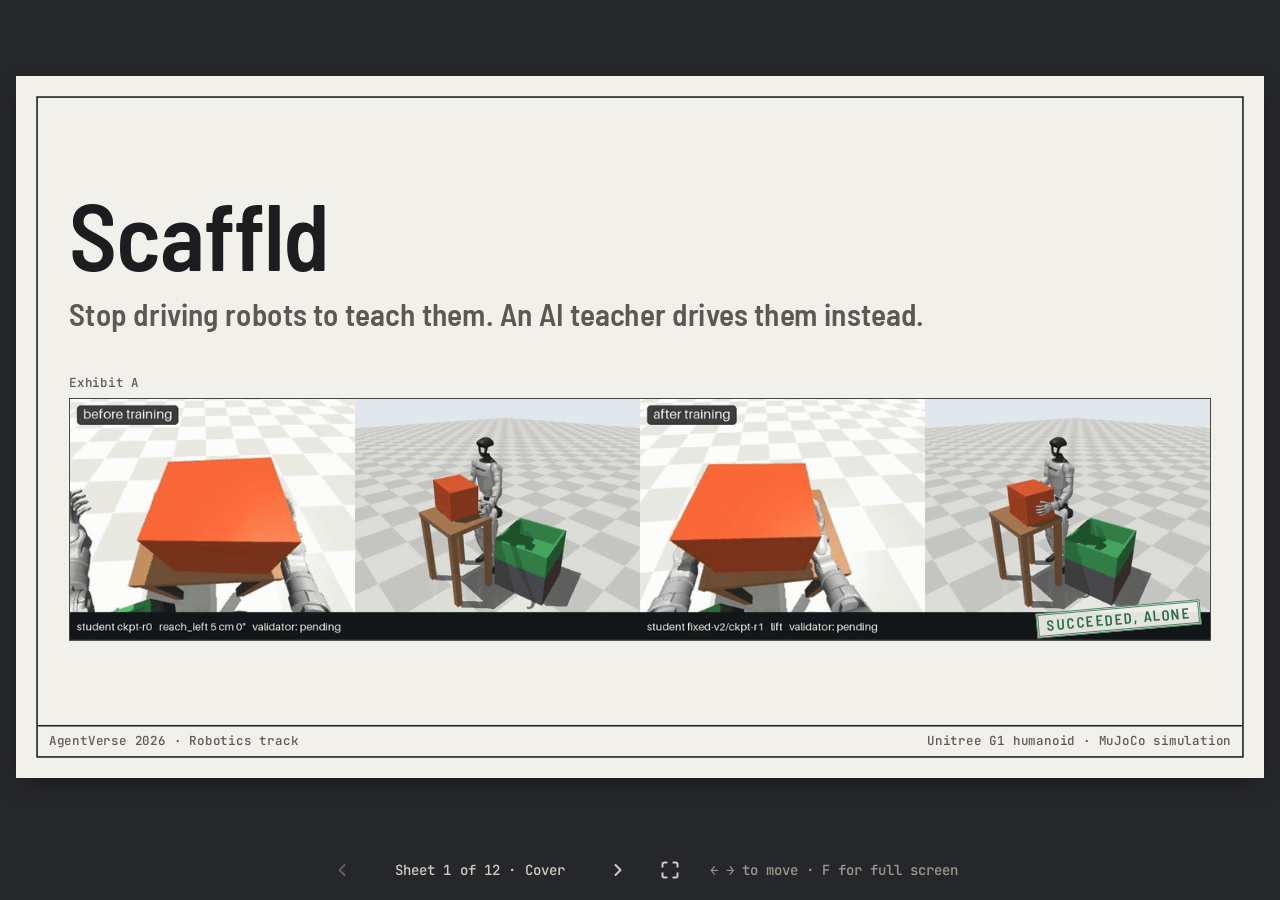
<file: docs/deck/index.html>
<!doctype html><html><head><meta charset=utf8><meta name=viewport content="width=device-width,initial-scale=1,viewport-fit=cover"><style>:root{color-scheme:light;box-sizing:border-box;padding-top:env(safe-area-inset-top,0px);padding-bottom:env(safe-area-inset-bottom,0px)}html{scroll-padding-top:env(safe-area-inset-top,0px)}body{margin:0;padding:0;font:14px -apple-system,BlinkMacSystemFont,sans-serif;background:#fff;color:#000}img{max-width:100%}[hidden]:not([hidden=until-found i]){display:none!important}</style></head><body>
<title>Scaffld Pitch Deck</title>
<meta name="claude:viewport-fit-sides" content="cover">
<link rel="preconnect" href="https://fonts.googleapis.com">
<link rel="preconnect" href="https://fonts.gstatic.com" crossorigin>
<link rel="stylesheet" href="https://fonts.googleapis.com/css2?family=Barlow:wght@400;500;600&family=Barlow+Semi+Condensed:wght@500;600&family=JetBrains+Mono:wght@500;600&display=swap">
<style>
/* A signed acceptance-test report: one ruled sheet per claim, on a graphite desk; deliberately one light paper world. */
:root{
  --paper:#f2f0ea;--desk:#26272a;--desk-ink:#cfccc4;--desk-dim:#9c9990;--mat:#d9d6ce;
  --ink:#1c1d1f;--grey:#5b5954;--rule:#c9c6bd;--pass:#29704a;--fail:#b83a32;
  --display:"Barlow Semi Condensed",Bahnschrift,"DIN Alternate","Arial Narrow",sans-serif;
  --text:"Barlow",Bahnschrift,"DIN Alternate",Arial,sans-serif;
  --mono:"JetBrains Mono",ui-monospace,Consolas,"SF Mono",Menlo,monospace;
  /* Reading mode (phones): one column. Present mode and the PDF override these on a 1600 x 900 sheet. */
  --t-h1:34px;--t-h2:26px;--t-lead:18px;--t-body:16px;--t-small:14px;--t-label:12px;--t-fig:34px;--t-stage:20px;--t-id:14px;--t-stamp:15px;--t-tbv:16px;--t-big:22px;--t-seed:11px;--t-node:17px;
  --sp-out:10px;--sp-body:20px 16px 24px;--gap:18px;
  color-scheme:light;
}
html.present{--t-h1:80px;--t-h2:50px;--t-lead:25px;--t-body:21px;--t-small:19px;--t-label:16px;--t-fig:58px;--t-stage:29px;--t-id:16px;--t-stamp:19px;--t-tbv:23px;--t-big:30px;--t-seed:14px;--t-node:24px;--sp-out:26px;--sp-body:30px 40px 26px;--gap:28px}
*{box-sizing:border-box}
html{scrollbar-color:var(--desk-dim) var(--desk);-webkit-text-size-adjust:100%}
body{margin:0;background:var(--desk);color:var(--ink);font:400 var(--t-body)/1.4 var(--text);font-variant-numeric:tabular-nums;-webkit-font-smoothing:antialiased}
::selection{background:var(--ink);color:var(--paper)}
:focus-visible{outline:2px solid var(--ink);outline-offset:3px}
.sprite{position:absolute;width:0;height:0;overflow:hidden}
.sr{position:absolute;width:1px;height:1px;overflow:hidden;clip-path:inset(50%);white-space:nowrap}
h1,h2,h3,p,ul{margin:0}
ul{padding:0;list-style:none}
h1,h2,h3{font-family:var(--display);font-weight:600;line-height:1.04;letter-spacing:-.01em;text-wrap:balance}
h1{font-size:var(--t-h1);line-height:1}
h2{font-size:var(--t-h2)}
.k{display:block;font:500 var(--t-label)/1.3 var(--mono);color:var(--grey)}
.k.ink{color:var(--ink)}
.k b{color:var(--ink);font-weight:600}
svg.i{width:1em;height:1em;fill:none;stroke:currentColor;stroke-width:2.4;stroke-linecap:round;stroke-linejoin:round;flex:none}
svg.ar{width:.8em;height:.8em;vertical-align:-.05em;stroke-width:2.6}
.still{display:none}

/* The deck: a desk with the sheets on it; the gutter keeps them off the screen's edges. */
.deck{padding-block:16px 24px;padding-left:max(16px,env(safe-area-inset-left,0px));padding-right:max(16px,env(safe-area-inset-right,0px))}
.stage{display:grid;grid-template-columns:minmax(0,1fr);gap:18px;max-width:780px;margin:0 auto}
.stage>.sheet{min-width:0}
.controls{display:none}

/* A sheet: paper, an inked frame, a title block, the body, a footer with the source. */
.sheet{background:var(--paper);padding:var(--sp-out);box-shadow:0 12px 32px -14px rgb(0 0 0 / .6)}
.form{border:2px solid var(--ink);display:grid;grid-template-rows:1fr auto;height:100%;min-width:0}
.tb{display:grid;grid-template-columns:1fr 1fr;border-bottom:2px solid var(--ink)}
.tb>div{padding:7px 12px 9px;border-left:1px solid var(--ink);border-top:1px solid var(--ink);min-width:0}
.tb>div:nth-child(2n+1){border-left:0}
.tb>div:nth-child(-n+2){border-top:0}
.tb .v{display:block;font-family:var(--display);font-weight:600;font-size:var(--t-tbv);line-height:1.2;margin-top:2px}
.tb .pct{font:600 .78em/1 var(--mono);color:var(--grey);margin-left:.2em}
.tb .sep{color:var(--grey)}
.sb{padding:var(--sp-body);min-width:0;min-height:0;display:grid;grid-template-columns:minmax(0,1fr);gap:var(--gap);align-content:start}
.sb>*{min-width:0}
.sf{display:flex;flex-wrap:wrap;justify-content:space-between;gap:4px 24px;border-top:2px solid var(--ink);padding:8px 14px;font:500 var(--t-label)/1.35 var(--mono);color:var(--grey)}
.split,.main,.aside{display:grid;gap:var(--gap);align-content:start;min-width:0}

/* Ruled tables. */
.scroll{overflow-x:auto;min-width:0}
table{width:100%;border-collapse:collapse;font-size:var(--t-body)}
th{text-align:left;font:500 var(--t-label)/1.3 var(--mono);color:var(--grey);padding:0 10px 7px;border-bottom:1.5px solid var(--ink);vertical-align:bottom}
td{padding:11px 10px;border-bottom:1px solid var(--rule);vertical-align:middle}
td:first-child,th:first-child{padding-left:0}
td.big{font-family:var(--display);font-weight:600;font-size:var(--t-stage);line-height:1.1}

/* Stamps are the only colour, pressed onto the sheet. */
.stamp{--rot:-5deg;display:inline-block;padding:2px 10px 1px;border:3px double currentColor;font:600 var(--t-stamp)/1.2 var(--display);letter-spacing:.12em;text-transform:uppercase;white-space:nowrap;transform:rotate(var(--rot));justify-self:start}
.stamp.pass{color:var(--pass)}
.stamp.fail{color:var(--fail)}
.stamp.scope{color:var(--grey)}
@media (prefers-reduced-motion:no-preference){
  html.present .sheet.press .stamp{animation:press .42s cubic-bezier(.16,1,.3,1) both;animation-delay:calc(.12s + var(--d,0) * .09s)}
}
@keyframes press{from{transform:rotate(var(--rot)) scale(1.32);opacity:.35}}

/* Cells: 20 sealed scenes, 60 demos, months of recording; fill and mark carry the verdict, never colour alone. */
.cells{display:grid;grid-template-columns:repeat(20,minmax(0,1fr));gap:4px}
.c{aspect-ratio:1;border:1.5px solid var(--ink);display:grid;place-items:center;color:var(--ink)}
.c svg{width:62%;height:62%;stroke-width:3}
.c.p{background:var(--pass);border-color:var(--pass);color:var(--paper)}
.c.f{border-color:var(--fail);color:var(--fail)}
.c.a{background:var(--ink)}
.c.r svg{width:58%;height:58%}
.cellrow{display:grid;gap:6px}
.cellrow .k+.cells{margin-bottom:8px}
.seeds{display:grid;grid-template-columns:repeat(20,minmax(0,1fr));gap:4px;font:500 var(--t-seed)/1 var(--mono);color:var(--grey);text-align:center}
.grid60{display:grid;grid-template-columns:repeat(10,minmax(0,1fr));gap:5px}
.legend{display:flex;flex-wrap:wrap;gap:6px 20px;font-size:var(--t-small)}
.legend span{display:inline-flex;align-items:center;gap:8px}
.legend i{width:16px;height:16px;border:1.5px solid var(--ink);display:inline-block}
.legend i.a{background:var(--ink)}

/* Exhibits: simulator frames pinned to the sheet. */
.exhibit{display:grid;gap:8px;align-content:start;min-width:0}
.cap{display:flex;justify-content:space-between;flex-wrap:wrap;gap:4px 12px;font:500 var(--t-label)/1.3 var(--mono);color:var(--grey)}
.frame{position:relative;max-width:100%;overflow:hidden;border:1.5px solid var(--ink);background:var(--mat)}
.frame img{display:block;width:100%;height:100%;object-fit:cover}
.frame .stamp{position:absolute;right:12px;bottom:12px;background:rgb(242 240 234 / .94)}
.frame.strip{aspect-ratio:1400/298}
.frame.hero{aspect-ratio:16/9}
.frame.pair{aspect-ratio:1840/684}
.note{font-size:var(--t-small);line-height:1.4;color:var(--grey);max-width:68ch;text-wrap:pretty}
.note b{color:var(--ink);font-weight:600}

/* Figures: the number set large, its label and n under it. */
.figs{display:grid;gap:16px;align-content:start}
.fig{display:grid;gap:4px;padding-bottom:14px;border-bottom:1px solid var(--rule);align-content:start}
.fig .n{font:600 var(--t-fig)/1 var(--display);letter-spacing:-.02em}
.fig .n s{text-decoration:none;color:var(--grey);font-weight:500}
.fig p{font-size:var(--t-small);color:var(--grey);line-height:1.35;text-wrap:pretty}
.fig .stamp{margin-top:6px}

/* Horizontal bars on one scale: a hatched earlier version, a solid later one. */
.hb{display:grid;grid-template-columns:2.4em minmax(0,1fr) 4.2em;align-items:center;gap:10px}
.hb .tag{font:600 var(--t-label)/1 var(--mono);color:var(--grey)}
.track{height:22px;border:1.5px solid var(--ink);position:relative;background:none}
.fill{position:absolute;inset:0 auto 0 0;height:100%}
.fill.v1{background:repeating-linear-gradient(135deg,var(--grey) 0 2px,transparent 2px 8px)}
.fill.v2{background:var(--ink)}
.hb .val{font:600 var(--t-small)/1 var(--mono);white-space:nowrap}

/* Sheet 1: cover. */
.halves{display:grid;grid-template-columns:1fr 1fr;gap:16px;font-size:var(--t-small);color:var(--grey)}
.halves b{color:var(--ink);font-weight:600}

/* Sheet 2: months of recording against who needs it. */
.cost{display:grid;gap:8px;padding:12px 0;border-bottom:1px solid var(--rule)}
.cost .ch{display:flex;flex-direction:column;align-items:flex-start;gap:8px}
.cost .id{font:600 var(--t-id)/1 var(--mono);min-width:4.4em}
.cost .n{font:600 var(--t-fig)/1 var(--display);letter-spacing:-.02em}
.cost p{font-size:var(--t-small);color:var(--grey)}
.months{display:grid;grid-template-columns:repeat(17,minmax(0,1fr));gap:4px}
.m{height:22px;background:var(--ink)}
.who{display:grid;gap:14px;align-content:start}
.say{font-family:var(--display);font-weight:600;font-size:var(--t-big);line-height:1.15;text-wrap:balance}

/* Sheet 3: the teaching loop. */
.loop{font:500 var(--t-label)/1.4 var(--mono);color:var(--grey)}
.st .where{font:500 var(--t-label)/1.35 var(--mono);color:var(--grey)}
.titles{display:grid;gap:18px}
.tagline{font:600 var(--t-big)/1.2 var(--display);color:var(--grey)}
/* (retired) three roles */
.roles{display:grid;gap:14px;position:relative}
.role{display:grid;gap:10px;align-content:start;border-top:2px solid var(--ink);padding-top:12px}
.role h3{font-size:var(--t-stage)}
.tag{font:500 var(--t-label)/1.3 var(--mono);color:var(--grey)}
.role li{padding:9px 0;border-bottom:1px solid var(--rule);font-size:var(--t-body);line-height:1.3;text-wrap:pretty}
.hop{display:none}
.back{display:none}

/* Sheet 4: five stages, then the time bar to scale. */
.stages{display:grid;grid-template-columns:1fr;gap:12px;position:relative}
.st{border:1.5px solid var(--ink);padding:14px 16px 16px;display:grid;gap:8px;align-content:start}
.st .top{display:flex;justify-content:space-between;align-items:center;gap:8px;font:600 var(--t-label)/1.3 var(--mono)}
.st .top .t{background:var(--ink);color:var(--paper);padding:3px 8px 2px}
.st h3{font-size:var(--t-stage)}
.st p{font-size:var(--t-small);line-height:1.35;color:var(--grey);text-wrap:pretty}
.st p.q{font-style:italic;color:var(--ink)}
.st .out{font-weight:600;font-size:var(--t-body);line-height:1.25}
.arrows{display:none}
.timebar{display:grid;gap:8px}
.barhead{display:flex;flex-wrap:wrap;justify-content:space-between;align-items:baseline;gap:4px 16px}
.barhead b{font:600 var(--t-big)/1.1 var(--display)}
.barhead span{font:500 var(--t-label)/1.3 var(--mono);color:var(--grey)}
.bar{display:flex;height:30px;border:1.5px solid var(--ink)}
.bar span{min-width:3px}
.bar .s1,.bar .s4{background:var(--grey)}
.bar .s2{background:repeating-linear-gradient(135deg,var(--ink) 0 2px,transparent 2px 9px)}
.bar .s3{background:var(--ink)}
.bar span+span{border-left:1.5px solid var(--paper)}
.barlab .keys{display:flex;flex-wrap:wrap;gap:4px 22px;font:500 var(--t-label)/1.3 var(--mono);color:var(--grey)}
.sw{display:inline-block;width:14px;height:14px;border:1.5px solid var(--ink);vertical-align:-2px;margin-right:7px}
.sw.s1,.sw.s4{background:var(--grey)}
.sw.s2{background:repeating-linear-gradient(135deg,var(--ink) 0 2px,transparent 2px 5px)}
.sw.s3{background:var(--ink)}

/* Sheet 5: the architecture, drawn to a fixed 1464 px plate; narrow screens scroll it. */
.archwrap{overflow-x:auto;min-width:0}
.arch{position:relative;width:1464px;height:352px;font-size:16px}
.wires{position:absolute;inset:0;width:100%;height:100%;overflow:visible;color:var(--ink)}
.wires path{fill:none;stroke:var(--ink);stroke-width:2;marker-end:url(#ah)}
.wires path.truth{stroke-dasharray:7 6}
.wl{position:absolute;font:500 16px/20px var(--mono);color:var(--grey);background:var(--paper);padding:0 6px;white-space:nowrap}
.node{position:absolute;width:230px;height:120px;border:1.5px solid var(--ink);background:var(--paper);padding:10px 14px;display:grid;align-content:start;gap:3px}
.node .tag{font-size:15px}
.node b{font:600 24px/1.1 var(--display)}
.node p{font-size:17px;line-height:1.25;color:var(--grey)}
.a1{left:0;top:46px}.a2{left:308.5px;top:46px}.a3{left:617px;top:46px}.a4{left:925.5px;top:46px}.a5{left:1234px;top:46px}
.b1{left:0;top:230px}.b2{left:308.5px;top:230px}.b3{left:617px;top:230px}
.node.cam{padding:0;overflow:hidden}
.node.cam img{position:absolute;max-width:none;width:715px;left:-488px;top:-52px}
.node.cam .tag{position:absolute;left:8px;bottom:8px;background:var(--paper);color:var(--ink);border:1px solid var(--ink);padding:1px 7px}
.archkey{position:absolute;left:925.5px;top:230px;width:538.5px;display:grid;gap:8px;font-size:17px;color:var(--grey);padding-top:4px}
.archkey b{color:var(--ink);font-weight:600}
.archkey .dash{display:inline-block;width:34px;height:0;border-top:2px dashed var(--ink);vertical-align:middle;margin-right:10px}
.figrow{display:grid;gap:16px}

/* Sheet 6: the take, beat by beat. */
.p6{display:grid;gap:var(--gap)}
.beats{display:grid;gap:0;align-content:start}
.beat{display:grid;gap:4px;padding:14px 0;border-bottom:1px solid var(--rule)}
.beat:first-child{border-top:1.5px solid var(--ink)}
.beat p{font-size:var(--t-body);line-height:1.35;text-wrap:pretty}
.beat .stamp{margin-top:6px}
.beats .fig{border:0;padding-top:16px}

/* Sheet 7: cells, figures, the demos needed. */
.demos{display:grid;gap:10px}

/* Sheet 8: camera against a grey image. */
.p8{display:grid;gap:var(--gap)}
.arm{display:grid;gap:10px;align-content:start}
.armhead{display:flex;justify-content:space-between;align-items:baseline;gap:12px;border-top:2px solid var(--ink);padding-top:10px}
.armhead h3{font-size:var(--t-stage)}
.armhead .n{font:600 var(--t-fig)/1 var(--display);letter-spacing:-.02em}
.arm p{font-size:var(--t-body);line-height:1.35}
.control{display:flex;flex-wrap:wrap;align-items:baseline;gap:4px 16px;padding-top:12px;border-top:1.5px solid var(--ink);font-size:var(--t-body)}
.control b{font-weight:600}

/* Sheet 9: v1 against v2, the caveat, the teacher's acceptance. */
.vrow{display:grid;gap:8px;padding:12px 0;border-bottom:1px solid var(--rule)}
.vrow .lab{font:600 var(--t-stage)/1.15 var(--display)}
.vrow .sub{font-size:var(--t-small);color:var(--grey)}
.caveat{border:1.5px solid var(--ink);padding:12px 16px 14px;display:grid;gap:6px}
.caveat p{font-size:var(--t-body);line-height:1.35;text-wrap:pretty}
.accs{display:grid;gap:14px;align-content:start}
.arow{display:grid;gap:6px}
.arow .lab{font-size:var(--t-small);font-weight:600}
.accs .hb{grid-template-columns:minmax(0,1fr) 4.6em}

/* Sheet 10: the teacher driving against the student alone, mirrored, one scale per row. */
.mbars{display:grid;gap:14px;align-content:start}
.mbars .hd{display:grid;grid-template-columns:1fr 1fr;font:500 var(--t-label)/1.3 var(--mono);color:var(--grey)}
.mbars .hd span:first-child{text-align:right;padding-right:12px}
.mbars .hd span:last-child{padding-left:12px}
.mb{display:grid;gap:6px}
.mb .lab{font-size:var(--t-small);font-weight:600}
.mb .lab i{font-style:normal;font-weight:400;color:var(--grey)}
.mb .bars{display:grid;grid-template-columns:1fr 1fr;align-items:center}
.mb .l{display:flex;justify-content:flex-end;align-items:center;gap:10px;padding-right:12px;border-right:2px solid var(--ink);min-height:30px}
.mb .r{display:flex;align-items:center;gap:10px;padding-left:12px;min-height:30px}
.mb .b{height:22px}
.mb .l .b{background:repeating-linear-gradient(135deg,var(--grey) 0 2px,transparent 2px 8px);border:1.5px solid var(--grey)}
.mb .r .b{background:var(--ink)}
.mb .val{font:600 var(--t-small)/1 var(--mono);white-space:nowrap}
.mb .l .val{color:var(--grey)}

/* Sheet 11: 60 demos in, the validator, 56 out. */
.flow11{display:grid;gap:var(--gap)}
.fnode{display:grid;gap:10px;align-content:start}
.fnode.judge{border:2px solid var(--ink);padding:16px 18px;gap:10px}
.fnode.judge h3{font-size:var(--t-stage)}
.fnode.judge p{font-size:var(--t-body);line-height:1.3}
.fnode.judge li{padding:7px 0;border-top:1px solid var(--rule);font-weight:600;font-size:var(--t-body)}
.stampline{padding-top:4px}
.guar{display:grid;gap:12px}
.guar>div{display:grid;gap:4px;border-top:1.5px solid var(--ink);padding-top:10px}
.guar b{font:600 var(--t-big)/1.1 var(--display)}
.guar p{font-size:var(--t-small);color:var(--grey);line-height:1.35}

/* Sheet 13: today against Scaffld on one axis, then the team. */
.mirror{display:grid}
.mirror .row{display:grid;grid-template-columns:1fr;gap:6px;padding:14px 0;border-bottom:1px solid var(--rule)}
.mirror .head{font:500 var(--t-label)/1.3 var(--mono);color:var(--grey);border-bottom:1.5px solid var(--ink);padding-top:0}
.mirror .axis{font:500 var(--t-label)/1.3 var(--mono);color:var(--grey)}
.mirror .today,.mirror .req{font-size:var(--t-lead);line-height:1.3}
.mirror .today{color:var(--grey)}
.mirror .today b,.mirror .req b{display:block;font:600 var(--t-fig)/1.05 var(--display);letter-spacing:-.02em}
.mirror .today b{color:var(--grey);font-weight:500}
.mirror small{display:block;font:500 var(--t-label)/1.4 var(--mono);color:var(--grey);margin-top:6px}
.close{display:grid;gap:var(--gap)}
.next p{font:600 var(--t-big)/1.15 var(--display)}
.team{display:grid;gap:10px}
.signers{display:grid;grid-template-columns:repeat(auto-fit,minmax(120px,1fr));gap:12px 20px}
.signers div{display:grid;gap:18px}
.signers b{font-weight:600;font-size:var(--t-small)}
.signers .sig{display:block;height:1px;background:var(--ink)}
.code{font:500 var(--t-label)/1.4 var(--mono);color:var(--grey)}
.code a{color:var(--ink);text-underline-offset:3px;text-decoration-thickness:1px}

/* Sheet 2: the loop of driving, failing and recording again. */
.cycle{display:grid;gap:12px;position:relative}
.cyc{display:grid;gap:6px;align-content:start;border-top:2px solid var(--ink);padding-top:10px}
.cyc .cn{font:600 var(--t-id)/1 var(--mono);color:var(--grey)}
.cyc b{font:600 var(--t-stage)/1.1 var(--display)}
.cyc p{font-size:var(--t-small);color:var(--grey);line-height:1.35;text-wrap:pretty}
.carr{display:none}
.cycback{font:500 var(--t-label)/1.3 var(--mono);color:var(--grey)}
.months.m12{grid-template-columns:repeat(12,minmax(0,1fr))}
.answer{border:2px solid var(--ink);padding:12px 16px 14px;display:grid;gap:6px}
.answer p{font:600 var(--t-big)/1.15 var(--display);text-wrap:balance}
html.present .cycle{grid-template-columns:minmax(0,1fr) 44px minmax(0,1fr) 44px minmax(0,1fr);gap:0;padding-bottom:60px;margin-top:22px}
html.present .p2 .today{gap:34px}
html.present .p2 .who{gap:28px}
html.present .cyc b{font-size:32px}
html.present .cyc p{font-size:21px}
html.present .carr{display:grid;place-items:start center;padding-top:44px;color:var(--ink)}
html.present .carr svg{width:28px;height:28px}
html.present .cycback{position:absolute;left:14%;right:14%;bottom:8px;height:34px;border:2px dashed var(--ink);border-top:0}
html.present .cycback::before{content:"";position:absolute;left:-9px;top:-14px;border:8px solid transparent;border-bottom:12px solid var(--ink);border-top:0}
html.present .cycback span{position:absolute;left:50%;bottom:-12px;translate:-50% 0;background:var(--paper);padding:0 12px;white-space:nowrap}
html.present .p2 .cost{border-top:1px solid var(--rule)}
html.present .p2 .m{height:40px}
html.present .answer p{font-size:32px}
/* Sheet 5: the demonstration, read cold. */
.heads{display:grid;gap:8px}
.sub2{font-size:var(--t-lead);line-height:1.3;color:var(--grey)}
.p5{display:grid;gap:var(--gap)}
.frame.vid{aspect-ratio:456/256}
.frame.vid img{position:absolute;max-width:none;width:157.9%;height:auto;left:-3.29%;top:-15.6%}
.frame.vid img.still{top:-15.2%}
.steps{display:grid;gap:0;align-content:start}
.step{display:grid;grid-template-columns:150px minmax(0,1fr);gap:16px;align-items:center;padding:12px 0;border-bottom:1px solid var(--rule)}
.step:first-child{border-top:1.5px solid var(--ink)}
.step b{display:block;font:600 var(--t-stage)/1.1 var(--display)}
.step p{font-size:var(--t-body);line-height:1.3}
.thumb{position:relative;aspect-ratio:456/256;border:1.5px solid var(--ink);overflow:hidden;background:var(--mat)}
.thumb img{display:block;width:100%;height:100%;object-fit:cover}
.mark{position:absolute;left:6px;bottom:6px;background:var(--paper);border:2px solid var(--ink);color:var(--ink);font:600 var(--t-label)/1.2 var(--mono);padding:2px 7px;white-space:nowrap}
.mark.big{left:61%;top:43%;bottom:auto;font-size:20px;padding:4px 10px}
.mark.big::after{content:"";position:absolute;left:24px;top:100%;width:2px;height:62px;background:var(--ink)}
.result{display:grid;gap:8px;padding-top:16px}
.result p{font-size:var(--t-body);line-height:1.35;text-wrap:pretty}
.result b{font-weight:600}
html.present .s5{gap:22px}
html.present .p5{grid-template-columns:940px minmax(0,1fr);gap:0 40px;align-items:start}
html.present .p5 .steps{border-left:1px solid var(--ink);padding-left:36px;align-self:stretch}
html.present .step{grid-template-columns:180px minmax(0,1fr);padding:14px 0}
html.present .step p{font-size:22px}
html.present .result p{font-size:23px}
html.present .sub2{font-size:27px}
/* Present mode: one sheet at a time, a 1600 x 900 sheet scaled to fit the desk. */
html.present,html.present body{height:100%;overflow:hidden}
html.present .deck{position:fixed;inset:0;display:grid;grid-template-rows:minmax(0,1fr) auto;gap:10px;padding-block:max(14px,env(safe-area-inset-top,0px)) max(10px,env(safe-area-inset-bottom,0px))}
html.present .stage{position:relative;display:block;max-width:none;margin:0;min-height:0}
html.present .sheet{display:none;position:absolute;left:50%;top:50%;width:1600px;height:900px;translate:-50% -50%;scale:var(--k,.5)}
html.present .sheet.on{display:block}
html.present .controls{display:flex;align-items:center;justify-content:center;gap:6px;color:var(--desk-ink);font:500 14px/1 var(--mono)}
.controls button{display:grid;place-items:center;width:40px;height:40px;padding:0;border:0;border-radius:6px;background:none;color:var(--desk-ink);cursor:pointer;transition:background-color .15s,transform .12s cubic-bezier(.23,1,.32,1)}
.controls button svg{width:20px;height:20px}
@media (hover:hover){.controls button:hover:not(:disabled){background:rgb(255 255 255 / .09)}}
.controls button:active:not(:disabled){transform:scale(.94)}
.controls button:disabled{color:var(--desk-dim);opacity:.5;cursor:default}
.controls button:focus-visible{outline-color:var(--desk-ink)}
.controls .where{min-width:16em;text-align:center;letter-spacing:.01em}
.controls .hint{color:var(--desk-dim);margin-left:14px}
.controls .full{margin-left:6px}
@media (max-width:1180px){html.present .controls .hint{display:none}}

html.present .tb{grid-template-columns:1.15fr 1.05fr 2.15fr .55fr}
html.present .tb.cover{grid-template-columns:1.7fr 1.15fr 1.05fr 1.15fr .55fr}
html.present .tb>div{border-top:0;border-left:1px solid var(--ink);padding:9px 16px 11px}
html.present .tb>div:first-child{border-left:0}
html.present .tb .v.two{font-size:21px}
html.present .scroll{overflow:visible}
html.present .split{grid-template-columns:minmax(0,1fr) 480px;gap:0 40px;align-items:start}
html.present .split>.aside{border-left:1px solid var(--ink);padding-left:36px;align-self:stretch}

html.present .cover-sb{padding:40px 40px 34px;align-content:center;gap:56px}
html.present .cover-sb h1{font-size:120px}
html.present .cover-sb h1{max-width:none}
html.present .halves{grid-template-columns:1fr 1fr;gap:0}
html.present .halves p{font-size:var(--t-body)}
html.present .halves p+p{padding-left:16px}

html.present .p2{grid-template-columns:minmax(0,1fr) 500px;margin-top:6px}
html.present .p2 .cost{padding:26px 0 28px;gap:16px}
html.present .p2 .m{height:52px}
html.present .p2 .cost .n,html.present .who .fig .n{font-size:74px}
html.present .who .say{font-size:34px}
html.present .p2.solo{grid-template-columns:minmax(0,1fr)}
html.present .p2 .cost p{font-size:var(--t-body)}
html.present .who{gap:22px}
html.present .who .fig{border:0;padding-top:14px}

html.present .roles{grid-template-columns:minmax(0,1fr) 110px minmax(0,1fr) 110px minmax(0,1fr);gap:0;margin-top:24px;padding-bottom:104px}
html.present .role{gap:12px;padding-top:16px}
html.present .role h3{font-size:44px}
html.present .role li{font-size:25px;padding:18px 0}
html.present .hop{display:grid;justify-items:center;align-content:start;gap:2px;padding-top:24px;font:500 16px/1.2 var(--mono);color:var(--grey)}
html.present .hop svg{width:34px;height:34px;color:var(--ink)}
html.present .back{display:block;position:absolute;left:14.2%;right:14.2%;bottom:14px;height:44px;border:2px dashed var(--ink);border-top:0}
html.present .back::before{content:"";position:absolute;left:-9px;top:-14px;border:8px solid transparent;border-bottom:12px solid var(--ink);border-top:0}
html.present .back span{position:absolute;left:50%;bottom:-12px;translate:-50% 0;background:var(--paper);padding:0 12px;font:500 16px/1.4 var(--mono);color:var(--grey);white-space:nowrap}

html.present .stages{grid-template-columns:repeat(5,minmax(0,1fr));gap:30px;margin-top:4px}
html.present .st{padding:16px 20px 20px;gap:10px;min-height:250px}
html.present .st p{font-size:20px}
html.present .st .out{font-size:23px}
html.present .arrows{display:block;position:absolute;inset:0;pointer-events:none}
html.present .arrows .gap{position:absolute;top:50%;width:30px;translate:-50% -50%;display:grid;place-items:center;color:var(--ink)}
html.present .arrows .gap svg{width:22px;height:22px}
html.present #sheet-3 .bar{height:32px}
html.present .stages.six{grid-template-columns:repeat(6,minmax(0,1fr));gap:26px;margin-top:52px}
html.present #sheet-3 .sb{gap:24px}
html.present #sheet-3 .built{font-size:19px;max-width:none}
html.present .stages.six .st{min-height:0;padding:14px 16px 16px}
html.present .stages.six .st h3{font-size:27px}
html.present .stages.six .st p{font-size:19px}
html.present .stages.six .st .out{font-size:22px}
html.present .loop{position:absolute;left:41.5%;right:7.6%;top:-46px;height:46px;border:2px dashed var(--ink);border-bottom:0}
html.present .loop::before{content:"";position:absolute;left:-9px;bottom:-2px;border:8px solid transparent;border-top:12px solid var(--ink);border-bottom:0}
html.present .loop span{position:absolute;left:50%;top:-12px;translate:-50% 0;background:var(--paper);padding:0 12px;white-space:nowrap;color:var(--ink)}
html.present .tagline{font-size:40px}
html.present .built{font-size:var(--t-body);color:var(--ink)}

html.present .figrow{grid-template-columns:repeat(3,minmax(0,1fr));gap:0 40px}
html.present .figrow .fig{border-bottom:0;border-top:1.5px solid var(--ink);padding-top:12px}

html.present .p6{grid-template-columns:920px minmax(0,1fr);gap:0 40px;align-items:start}
html.present .p6 .beats{border-left:1px solid var(--ink);padding-left:36px;align-self:stretch}

html.present .p7{grid-template-columns:minmax(0,1fr) 470px}
html.present .p7 .cellrow{gap:8px;margin-top:10px}
html.present .p7 .cellrow .k+.cells{margin-bottom:20px}
html.present .p7 .note{font-size:23px;max-width:none}
html.present .demos .hb{grid-template-columns:2.2em minmax(0,1fr) 3.6em}

html.present .p8{grid-template-columns:repeat(2,minmax(0,1fr));gap:0 48px;margin-top:20px}
html.present .p8 .arm{gap:14px}
html.present .p8 .arm p{font-size:25px}
html.present .p8 .armhead .n{font-size:72px}
html.present .p8 .frame .stamp{font-size:22px}
html.present .control{margin-top:24px;font-size:23px}

html.present .p9{grid-template-columns:minmax(0,1fr) 470px}
html.present .p9 .vrow{padding:14px 0 18px;gap:10px}
html.present .p9 .track{height:28px}
html.present .accs{gap:20px}
html.present .accs .track{height:24px}

html.present .p10{grid-template-columns:minmax(0,1fr) 500px}
html.present .p10 .mbars{gap:40px;margin-top:14px}
html.present .p10 .mb .b{height:40px}
html.present .p10 .mb .val{font-size:24px}
html.present .p10 .mb .lab{font-size:24px}
html.present .p10 .note{font-size:23px;max-width:none;padding-top:10px}

html.present .flow11{grid-template-columns:minmax(0,1fr) 70px minmax(0,1.05fr) 70px minmax(0,1fr);gap:0;align-items:start}
html.present .flow11 .hop{display:grid;place-items:center;padding-top:150px}
html.present .flow11 .hop svg{width:34px;height:34px;color:var(--ink)}
html.present .grid60{gap:5px}
html.present .guar{grid-template-columns:repeat(4,minmax(0,1fr));gap:0 32px;margin-top:4px}

html.present table.limits{font-size:24px}
html.present table.limits td{padding:25px 12px}
html.present table.limits td.big{font-size:32px}
html.present table.limits td:first-child{width:300px;padding-left:0}
html.present table.limits td:last-child{width:290px}

html.present .p13{align-content:start}
html.present .mirror .row{grid-template-columns:1fr 200px 1fr;gap:0;align-items:center;padding:30px 0}
html.present .mirror .row>:first-child{text-align:right;padding-right:32px}
html.present .mirror .row>:last-child{padding-left:32px}
html.present .mirror .axis{text-align:center;align-self:stretch;display:grid;place-items:center;border-left:2px solid var(--ink);border-right:2px solid var(--ink);padding:0 10px}
html.present .mirror .head .axis{border-color:transparent}
html.present .mirror .today b,html.present .mirror .req b{font-size:68px;white-space:nowrap}
html.present .close{grid-template-columns:400px minmax(0,1fr);gap:0 40px;margin-top:22px}
html.present .next p{font-size:40px}
html.present .team{border-left:1px solid var(--ink);padding-left:36px}
html.present .signers{grid-template-columns:repeat(5,minmax(0,1fr))}
html.present .signers b{font-size:23px}
html.present .signers div{gap:30px}

/* Reading mode on a wider screen keeps the title block on one row. */
@media (min-width:700px){
  html:not(.present) .tb{grid-template-columns:repeat(4,minmax(0,1fr))}
  html:not(.present) .tb.cover{grid-template-columns:repeat(5,minmax(0,1fr))}
  html:not(.present) .tb>div{border-top:0;border-left:1px solid var(--ink)}
  html:not(.present) .tb>div:first-child{border-left:0}
}
@media (max-width:699px){
  html:not(.present) .scroll table,html:not(.present) .scroll tbody,html:not(.present) .scroll tr{display:block}
  html:not(.present) .scroll thead{position:absolute;width:1px;height:1px;overflow:hidden;clip-path:inset(50%)}
  html:not(.present) .scroll tr{display:grid;gap:6px;padding:12px 0;border-bottom:1px solid var(--rule)}
  html:not(.present) .scroll td{display:block;padding:0;border:0}
}
@media (prefers-reduced-motion:reduce){*,*::before,*::after{transition:none!important;animation:none!important}}

/* The PDF: every sheet one 1600 x 900 page, stills in place of the recordings. */
@page{size:1600px 900px;margin:0}
@media print{
  html,body{height:auto!important;overflow:visible!important;background:var(--paper)!important}
  *{-webkit-print-color-adjust:exact;print-color-adjust:exact}
  .deck{position:static!important;display:block!important;padding:0!important}
  .stage{display:block!important;max-width:none!important}
  .controls,.sr{display:none!important}
  .sheet{display:block!important;position:relative!important;left:auto!important;top:auto!important;translate:none!important;scale:none!important;width:1600px!important;height:900px!important;box-shadow:none!important;break-after:page;overflow:hidden}
  .sheet:last-child{break-after:auto}
  .stamp{animation:none!important}
  .anim{display:none!important}
  .still{display:block!important}
}
</style>

<svg class="sprite" aria-hidden="true">
  <symbol id="i-check" viewBox="0 0 24 24"><path d="M20 6 9 17l-5-5"/></symbol>
  <symbol id="i-x" viewBox="0 0 24 24"><path d="M18 6 6 18M6 6l12 12"/></symbol>
  <symbol id="i-left" viewBox="0 0 24 24"><path d="m15 18-6-6 6-6"/></symbol>
  <symbol id="i-right" viewBox="0 0 24 24"><path d="m9 18 6-6-6-6"/></symbol>
  <symbol id="i-arrow" viewBox="0 0 24 24"><path d="M5 12h14M13 6l6 6-6 6"/></symbol>
  <symbol id="i-full" viewBox="0 0 24 24"><path d="M8 3H5a2 2 0 0 0-2 2v3M21 8V5a2 2 0 0 0-2-2h-3M16 21h3a2 2 0 0 0 2-2v-3M3 16v3a2 2 0 0 0 2 2h3"/></symbol>
</svg>

<div class="deck">
<main class="stage" id="stage" aria-label="Scaffld pitch, 12 sheets">

<!-- Sheet 1: Cover -->
<section class="sheet" id="sheet-1" data-title="Cover" aria-label="Sheet 1 of 12: cover">
<div class="form">
  <div class="sb cover-sb">
    <div class="titles"><h1>Scaffld</h1><p class="tagline">Stop driving robots to teach them. An AI teacher drives them instead.</p></div>
    <div class="exhibit">
      <div class="cap"><span>Exhibit A</span></div>
      <div class="frame strip">
        <img class="anim" src="media/before-after-training.gif" alt="The same unseen scene twice. Before teaching, the model repeats one reach beside the box. After teaching, the student lifts the box and places it in the green bin alone.">
        <img class="still" src="media/cover-still.png" alt="The same unseen scene twice. Before teaching, the box is still on the table. After teaching, the box is already in the green bin.">
        <span class="stamp pass" style="--d:1">Succeeded, alone</span>
      </div>
    </div>
  </div>
  <footer class="sf"><span>AgentVerse 2026 · Robotics track</span><span>Unitree G1 humanoid · MuJoCo simulation</span></footer>
</div>
</section>

<!-- Sheet 2: Problem -->
<section class="sheet" id="sheet-2" data-title="Problem" aria-label="Sheet 2 of 12: the problem">
<div class="form">

  <div class="sb">
    <h2>Training robots require substantial time and human labour</h2>
    <div class="split p2">
      <div class="today">
        <div class="cycle">
          <div class="cyc"><span class="cn">1</span><b>A person drives it</b><p>by remote control, recording examples for the robot to copy</p></div>
          <div class="carr" aria-hidden="true"><svg class="i"><use href="#i-arrow"/></svg></div>
          <div class="cyc"><span class="cn">2</span><b>It fails somewhere new</b><p>the bin in a new place, the box at a new angle</p></div>
          <div class="carr" aria-hidden="true"><svg class="i"><use href="#i-arrow"/></svg></div>
          <div class="cyc"><span class="cn">3</span><b>They record more</b><p>more hours of driving for every new failure</p></div>
          <div class="cycback" aria-hidden="true"><span>and again, for every task</span></div>
        </div>
        <div class="cost">
          <div class="ch"><span class="id">For DROID, a large robotics research dataset</span><span class="n">50 people × 12 months</span></div>
          <div class="months m12" role="img" aria-label="12 months"><i class="m"></i><i class="m"></i><i class="m"></i><i class="m"></i><i class="m"></i><i class="m"></i><i class="m"></i><i class="m"></i><i class="m"></i><i class="m"></i><i class="m"></i><i class="m"></i></div>
          <p>to record 76k demonstrations by remote control: what robot skills cost at research scale (one cell, one month)</p>
        </div>
      </div>
      <div class="aside who">
        <span class="k">Why now</span>
        <p class="say">Humanoids are entering real warehouses.</p>
        <div class="fig"><span class="n">100,000+ crates</span><p>moved by Agility's Digit at GXO's Flowery Branch, GA site; two more US GXO sites from early 2027</p></div>
        <p class="note">Every new job they are given hits this bottleneck.</p>
        <div class="answer"><span class="k">Scaffld</span><p>For a warehouse team, a new task becomes a sentence, not months of teleoperation</p></div>
      </div>
    </div>
  </div>
  <footer class="sf"><span>AgentVerse 2026 · Robotics track</span><span>Sources: GXO and Agility, 26 Oct 2026, via DC Velocity; DROID, Khazatsky et al., arXiv:2403.12945 v2</span></footer>
</div>
</section>

<!-- Sheet 3: Workflow -->
<section class="sheet" id="sheet-3" data-title="Workflow" aria-label="Sheet 3 of 12: the workflow">
<div class="form">

  <div class="sb">
    <h2>Argon writes the task, teaches it, and a validator decides what the robot learns</h2>
    <div class="stages six">
      <div class="loop"><span>Steps 3 to 6 repeat: diagnose, teach, fine-tune, exam again</span></div>
      <div class="st"><div class="top"><span>1</span><span class="t">0 s</span></div><h3>Sentence in</h3><p class="q">“Stay where you are and put the box in the bin beside you, even if someone moves the bin.”</p><span class="where">Argon writes the task: 24 s</span></div>
      <div class="st"><div class="top"><span>2</span></div><h3>Student tries first</h3><p>The untrained student attempts the sealed scenes alone</p><span class="out">Untrained: 0/20</span></div>
      <div class="st"><div class="top"><span>3</span></div><h3>Diagnose</h3><p>Argon reads each failed trial: its frames, skill calls and the validator’s reason</p><span class="out">10/10 failures diagnosed correctly</span></div>
      <div class="st"><div class="top"><span>4</span><span class="t">15.9 min</span></div><h3>Teach</h3><p>8 Argon teachers demonstrate the fix the diagnosis calls for</p><span class="out">The validator kept 56 of 60</span></div>
      <div class="st"><div class="top"><span>5</span><span class="t">21.2 min</span></div><h3>Fine-tune</h3><p>SmolVLM2-500M LoRA, on accepted teacher steps only</p><span class="out">605 examples, 2.1 GB peak</span></div>
      <div class="st"><div class="top"><span>6</span><span class="t">2.3 min</span></div><h3>Exam again</h3><p>The student tries again: 20 sealed scenes, no teacher, 0 cloud calls</p><span class="out">18/20</span></div>
      <div class="arrows" aria-hidden="true"><span class="gap" style="left:calc(1 * (100% + 26px) / 6 - 13px)"><svg class="i"><use href="#i-arrow"/></svg></span><span class="gap" style="left:calc(2 * (100% + 26px) / 6 - 13px)"><svg class="i"><use href="#i-arrow"/></svg></span><span class="gap" style="left:calc(3 * (100% + 26px) / 6 - 13px)"><svg class="i"><use href="#i-arrow"/></svg></span><span class="gap" style="left:calc(4 * (100% + 26px) / 6 - 13px)"><svg class="i"><use href="#i-arrow"/></svg></span><span class="gap" style="left:calc(5 * (100% + 26px) / 6 - 13px)"><svg class="i"><use href="#i-arrow"/></svg></span></div>
    </div>
    <div class="timebar">
      <div class="barhead"><b>39.7 min measured stage time</b><span>wall clock; excludes a 70-min GPU queue</span></div>
      <div class="bar" role="img" aria-label="To scale: task 24 seconds, teach 15.9 minutes, fine-tune 21.2 minutes, exam 2.3 minutes">
        <span class="s1" style="flex:23.5"></span><span class="s2" style="flex:952.7"></span><span class="s3" style="flex:1271.7"></span><span class="s4" style="flex:135.9"></span>
      </div>
      <div class="barlab"><span class="keys"><span><i class="sw s1"></i>task 24 s</span><span><i class="sw s2"></i>teach 15.9 min</span><span><i class="sw s3"></i>fine-tune 21.2 min</span><span><i class="sw s4"></i>exam 2.3 min</span></span></div>
    </div>
    <p class="note built">One measured pass. The untrained first try (0/20) ran separately on the same seeds; 10/10 is from repair round 1. Built as an open-source Python pipeline, CLI and live dashboard.</p>
  </div>
  <footer class="sf"><span>AgentVerse 2026 · Robotics track</span><span>Sources: the showcase run's event logs, PR #34; the untrained run, showcase-compare; repair round 1, PR #10</span></footer>
</div>
</section>

<!-- Sheet 4: Architecture -->
<section class="sheet" id="sheet-4" data-title="Architecture" aria-label="Sheet 4 of 12: the architecture">
<div class="form">

  <div class="sb">
    <h2>Camera in, skills out. Ground truth only for the judge</h2>
    <div class="archwrap">
      <div class="arch" role="img" aria-label="Architecture. Deployed loop: MuJoCo renders the head camera frame; the student policy picks a skill; the safety gate allows it; the skill controller moves the robot. Teaching: the validator reads ground truth and reports failures in words to the Argon teacher, whose accepted steps train a LoRA fine-tune that becomes the student's new checkpoint.">
        <svg class="wires" viewBox="0 0 1464 352" aria-hidden="true">
          <defs><marker id="ah" viewBox="0 0 10 10" refX="8" refY="5" markerWidth="8" markerHeight="8" markerUnits="userSpaceOnUse" orient="auto-start-reverse"><path d="M1 1 9 5 1 9" fill="none" stroke="currentColor" stroke-width="1.8"/></marker></defs>
          <path d="M231 106H306"/>
          <path d="M539.5 106H614.5"/>
          <path d="M848 106H923"/>
          <path d="M1156.5 106H1231.5"/>
          <path d="M1349 46V18H115V44"/>
          <path d="M115 167V228" class="truth"/>
          <path d="M231 290H306"/>
          <path d="M539.5 290H614.5"/>
          <path d="M732 229V168"/>
        </svg>
        <span class="wl" style="left:684px;top:8px">skills out</span>
        <span class="wl" style="left:858px;top:80px">skill</span>
        <span class="wl" style="left:1158px;top:80px">allowed</span>
        <span class="wl" style="left:232px;top:264px">failure</span>
        <span class="wl" style="left:536px;top:264px">accepted</span>
        <span class="wl" style="left:124px;top:188px">ground truth, judge only</span>
        <span class="wl" style="left:741px;top:188px">new checkpoint</span>
        <div class="node a1"><span class="tag">CPU</span><b>MuJoCo</b><p>Unitree G1, 29 DoF</p></div>
        <div class="node a2 cam"><img src="media/pair-camera.jpg" alt=""><span class="tag">camera in: head camera</span></div>
        <div class="node a3"><span class="tag">laptop GPU</span><b>Student policy</b><p>SmolVLM2-500M + LoRA</p></div>
        <div class="node a4"><span class="tag">CPU</span><b>Safety gate</b><p>whitelist, clamps, refusals</p></div>
        <div class="node a5"><span class="tag">CPU</span><b>Skill controller</b><p>IK + joint PD; Unitree RL legs</p></div>
        <div class="node b1"><span class="tag">CPU</span><b>Validator</b><p>ground truth → verdict in words</p></div>
        <div class="node b2"><span class="tag">cloud, teaching only</span><b>Argon teacher</b><p>writes the task, diagnoses, demonstrates</p></div>
        <div class="node b3"><span class="tag">laptop GPU</span><b>LoRA fine-tune</b><p>accepted teacher steps only</p></div>
        <div class="archkey">
          <p><b>Top row:</b> the deployed loop, on one laptop, 0 cloud calls</p>
          <p><b>Bottom row:</b> teaching, from one typed sentence</p>
          <p><i class="dash"></i>ground truth reaches only the validator</p>
        </div>
      </div>
    </div>
    <div class="figrow">
      <div class="fig"><span class="n">0.31 s</span><p>per student decision on the laptop GPU, 0 cloud calls (n&nbsp;=&nbsp;326)</p></div>
      <div class="fig"><span class="n">2.16 GB <s>of 3 GB</s></span><p>peak student memory of a 3 GB edge budget (v1/v2 exam)</p><span class="stamp pass" style="--d:1">Within budget</span></div>
      <div class="fig"><span class="n">8.1 s</span><p>median per Argon call, cloud, teaching only (n&nbsp;=&nbsp;3,551)</p></div>
    </div>
  </div>
  <footer class="sf"><span>AgentVerse 2026 · Robotics track</span><span>Sources: the repo README and the pitch kit, docs/pitch</span></footer>
</div>
</section>

<!-- Sheet 5: Demonstration -->
<section class="sheet" id="sheet-5" data-title="Demonstration" aria-label="Sheet 5 of 12: the demonstration">
<div class="form">

  <div class="sb s5">
    <div class="heads"><h2>Can it still finish when the bin moves?</h2><p class="sub2">The trained student acts alone—without help from the teacher.</p></div>
    <div class="p5">
      <div class="frame vid">
        <img class="anim" src="media/scaffld-video-excerpt.gif" alt="The trained student alone: it lifts the box, the bin is moved, and it turns and puts the box in the bin.">
        <img class="still" src="media/hero-move.jpg" alt="The moment the bin is moved: the robot holds the box while the bin sits in its new place.">
        <span class="mark big still">Bin moves here</span>
      </div>
      <div class="aside steps">
        <div class="step s-lift"><div class="thumb"><img src="media/step-lift.png" alt="The robot lifts the box off the table; the bin is in its first place."></div><div><b>Lift</b><p>The robot picks up the box.</p></div></div>
        <div class="step s-move"><div class="thumb"><img src="media/step-move.png" alt="Just after the lift the bin has moved; an inset shows where it was."><span class="mark">Bin moves here</span></div><div><b>Move</b><p>We move the bin after the lift.</p></div></div>
        <div class="step s-finish"><div class="thumb"><img src="media/step-finish.png" alt="The box sits in the bin."></div><div><b>Finish</b><p>The robot puts the box in the bin.</p></div></div>
        <div class="result"><span class="stamp pass" style="--d:1">Succeeds</span><p><b>This example succeeds.</b> Across 20 held-out scenes with the bin moved, the student succeeds in 17.</p></div>
      </div>
    </div>
  </div>
  <footer class="sf"><span>AgentVerse 2026 · Robotics track</span><span>Sources: the 54 s take; 17 of 20 with the bin moved, PR #34</span></footer>
</div>
</section>

<!-- Sheet 6: Results -->
<section class="sheet" id="sheet-6" data-title="Results" aria-label="Sheet 6 of 12: results">
<div class="form">

  <div class="sb">
    <h2>The results before and after training</h2>
    <div class="split p7">
      <div class="main">
        <span class="k ink">Laptop GPU, student alone on 20 sealed, unseen scenes</span>
        <div class="cellrow">
          <div class="seeds" aria-hidden="true"><span>1</span><span>2</span><span>3</span><span>4</span><span>5</span><span>6</span><span>7</span><span>8</span><span>9</span><span>10</span><span>11</span><span>12</span><span>13</span><span>14</span><span>15</span><span>16</span><span>17</span><span>18</span><span>19</span><span>20</span></div>
          <span class="k">Untrained model · <b>0/20</b></span>
          <div class="cells" role="img" aria-label="Untrained model: all 20 scenes failed"><i class="c f"><svg class="i"><use href="#i-x"/></svg></i><i class="c f"><svg class="i"><use href="#i-x"/></svg></i><i class="c f"><svg class="i"><use href="#i-x"/></svg></i><i class="c f"><svg class="i"><use href="#i-x"/></svg></i><i class="c f"><svg class="i"><use href="#i-x"/></svg></i><i class="c f"><svg class="i"><use href="#i-x"/></svg></i><i class="c f"><svg class="i"><use href="#i-x"/></svg></i><i class="c f"><svg class="i"><use href="#i-x"/></svg></i><i class="c f"><svg class="i"><use href="#i-x"/></svg></i><i class="c f"><svg class="i"><use href="#i-x"/></svg></i><i class="c f"><svg class="i"><use href="#i-x"/></svg></i><i class="c f"><svg class="i"><use href="#i-x"/></svg></i><i class="c f"><svg class="i"><use href="#i-x"/></svg></i><i class="c f"><svg class="i"><use href="#i-x"/></svg></i><i class="c f"><svg class="i"><use href="#i-x"/></svg></i><i class="c f"><svg class="i"><use href="#i-x"/></svg></i><i class="c f"><svg class="i"><use href="#i-x"/></svg></i><i class="c f"><svg class="i"><use href="#i-x"/></svg></i><i class="c f"><svg class="i"><use href="#i-x"/></svg></i><i class="c f"><svg class="i"><use href="#i-x"/></svg></i></div>
          <span class="k">After one sentence of teaching · <b>18/20</b></span>
          <div class="cells" role="img" aria-label="After teaching: 18 of 20 passed, scenes 3 and 10 failed"><i class="c p"><svg class="i"><use href="#i-check"/></svg></i><i class="c p"><svg class="i"><use href="#i-check"/></svg></i><i class="c f"><svg class="i"><use href="#i-x"/></svg></i><i class="c p"><svg class="i"><use href="#i-check"/></svg></i><i class="c p"><svg class="i"><use href="#i-check"/></svg></i><i class="c p"><svg class="i"><use href="#i-check"/></svg></i><i class="c p"><svg class="i"><use href="#i-check"/></svg></i><i class="c p"><svg class="i"><use href="#i-check"/></svg></i><i class="c p"><svg class="i"><use href="#i-check"/></svg></i><i class="c f"><svg class="i"><use href="#i-x"/></svg></i><i class="c p"><svg class="i"><use href="#i-check"/></svg></i><i class="c p"><svg class="i"><use href="#i-check"/></svg></i><i class="c p"><svg class="i"><use href="#i-check"/></svg></i><i class="c p"><svg class="i"><use href="#i-check"/></svg></i><i class="c p"><svg class="i"><use href="#i-check"/></svg></i><i class="c p"><svg class="i"><use href="#i-check"/></svg></i><i class="c p"><svg class="i"><use href="#i-check"/></svg></i><i class="c p"><svg class="i"><use href="#i-check"/></svg></i><i class="c p"><svg class="i"><use href="#i-check"/></svg></i><i class="c p"><svg class="i"><use href="#i-check"/></svg></i></div>
          <span class="k">Bin moved after the lift · <b>17/20</b></span>
          <div class="cells" role="img" aria-label="Bin moved after the lift: 17 of 20 passed, scenes 4, 10 and 14 failed"><i class="c p"><svg class="i"><use href="#i-check"/></svg></i><i class="c p"><svg class="i"><use href="#i-check"/></svg></i><i class="c p"><svg class="i"><use href="#i-check"/></svg></i><i class="c f"><svg class="i"><use href="#i-x"/></svg></i><i class="c p"><svg class="i"><use href="#i-check"/></svg></i><i class="c p"><svg class="i"><use href="#i-check"/></svg></i><i class="c p"><svg class="i"><use href="#i-check"/></svg></i><i class="c p"><svg class="i"><use href="#i-check"/></svg></i><i class="c p"><svg class="i"><use href="#i-check"/></svg></i><i class="c f"><svg class="i"><use href="#i-x"/></svg></i><i class="c p"><svg class="i"><use href="#i-check"/></svg></i><i class="c p"><svg class="i"><use href="#i-check"/></svg></i><i class="c p"><svg class="i"><use href="#i-check"/></svg></i><i class="c f"><svg class="i"><use href="#i-x"/></svg></i><i class="c p"><svg class="i"><use href="#i-check"/></svg></i><i class="c p"><svg class="i"><use href="#i-check"/></svg></i><i class="c p"><svg class="i"><use href="#i-check"/></svg></i><i class="c p"><svg class="i"><use href="#i-check"/></svg></i><i class="c p"><svg class="i"><use href="#i-check"/></svg></i><i class="c p"><svg class="i"><use href="#i-check"/></svg></i></div>
        </div>
        <p class="note">Failed scenes: <b>3 and 10</b>; with the bin moved, <b>4, 10 and 14</b>. Both: exact McNemar <b>p&nbsp;&lt;&nbsp;0.001</b>, paired by seed; a re-run reproduced every seed.</p>
      </div>
      <div class="aside figs">
        <div class="fig"><span class="n"><s>0/20</s> <svg class="i ar" role="img" aria-label="to"><use href="#i-arrow"/></svg> 18/20</span><p>after one sentence of teaching (untrained model 0/20; n&nbsp;=&nbsp;20)</p></div>
        <div class="fig"><span class="n">17/20</span><p>with the bin moved after the lift (untrained 0/20)</p><span class="stamp pass" style="--d:1">Copes with the move</span></div>
        <div class="demos">
          <span class="k">Trained on 14, 28 or 56 demos</span>
          <div class="hb"><span class="tag">14</span><span class="track"><span class="fill v2" style="width:0.00%"></span></span><span class="val">0/20</span></div>
          <div class="hb"><span class="tag">28</span><span class="track"><span class="fill v2" style="width:0.00%"></span></span><span class="val">0/20</span></div>
          <div class="hb"><span class="tag">56</span><span class="track"><span class="fill v2" style="width:90.00%"></span></span><span class="val">18/20</span></div>
          <p class="note">so the demos teach it when to stop</p>
        </div>
      </div>
    </div>
  </div>
  <footer class="sf"><span>AgentVerse 2026 · Robotics track</span><span>Sources: PR #34 (18/20, 17/20); PR #22 (learning curve); failed seeds from the experiment ledger, docs/pitch</span></footer>
</div>
</section>

<!-- Sheet 7: Camera vs grey -->
<section class="sheet" id="sheet-7" data-title="Camera vs grey" aria-label="Sheet 7 of 12: camera against a grey image">
<div class="form">

  <div class="sb">
    <h2>It acts on what it sees</h2>
    <div class="p8">
      <div class="arm">
        <div class="armhead"><h3>Camera</h3><span class="n">19/20</span></div>
        <div class="frame pair"><img src="media/pair-camera.jpg" alt="With its camera: the box sits in the green bin; the head camera shows the box over the bin and the student decides reobserve."><span class="stamp pass" style="--d:1">Placed</span></div>
        <p>It twists until the bin is under the box, then places.</p>
      </div>
      <div class="arm">
        <div class="armhead"><h3>Without camera</h3><span class="n">0/20</span></div>
        <div class="frame pair"><img src="media/pair-grey.jpg" alt="Given a grey image instead of the camera: the box is beside the bin and the validator reports box not inside the bin."><span class="stamp fail" style="--d:2">Missed</span></div>
        <p>Same scene, same student, one twist and it misses.</p>
      </div>
    </div>
    <p class="control"><span class="k">Control</span><span>Same checkpoint, seeds and machine (<b>Mac</b>); only the image differs; n&nbsp;=&nbsp;20 each.</span></p>
  </div>
  <footer class="sf"><span>AgentVerse 2026 · Robotics track</span><span>Source: PR #22, camera against a grey image, on a Mac</span></footer>
</div>
</section>

<!-- Sheet 8: Adaptation -->
<section class="sheet" id="sheet-8" data-title="Adaptation" aria-label="Sheet 8 of 12: adaptation, v1 against v2">
<div class="form">

  <div class="sb">
    <h2>Lessons aimed at failures raise success when things move</h2>
    <div class="split p9">
      <div class="main">
        <span class="k ink">Fixed-feet student, v1 → v2, same seeds, student alone</span>
        <div class="vrow">
          <b class="lab">Box moved at the start</b>
          <div class="hb"><span class="tag">v1</span><span class="track"><span class="fill v1" style="width:35.00%"></span></span><span class="val">7/20</span></div>
          <div class="hb"><span class="tag">v2</span><span class="track"><span class="fill v2" style="width:75.00%"></span></span><span class="val">15/20</span></div>
        </div>
        <div class="vrow">
          <b class="lab">Bin placements never seen in training</b>
          <div class="hb"><span class="tag">v1</span><span class="track"><span class="fill v1" style="width:35.00%"></span></span><span class="val">14/40</span></div>
          <div class="hb"><span class="tag">v2</span><span class="track"><span class="fill v2" style="width:52.50%"></span></span><span class="val">21/40</span></div>
          <p class="sub">overall p&nbsp;=&nbsp;0.19; bin further ahead 4/20 → 14/20, p&nbsp;=&nbsp;0.006</p>
        </div>
        <div class="caveat"><span class="k">Required caveat</span><p>v2 added recovery and box-moved demos (52 → 117), so targeted lessons and more demos aren't separated.</p></div>
      </div>
      <div class="aside accs">
        <span class="k">Teacher demos the validator accepted</span>
        <div class="arow"><span class="lab">Fixed feet</span><div class="hb"><span class="track"><span class="fill v2" style="width:86.67%"></span></span><span class="val">52/60</span></div></div>
        <div class="arow"><span class="lab">Bin moved after the lift</span><div class="hb"><span class="track"><span class="fill v2" style="width:93.33%"></span></span><span class="val">28/30</span></div></div>
        <div class="arow"><span class="lab">One sentence → new task</span><div class="hb"><span class="track"><span class="fill v2" style="width:93.33%"></span></span><span class="val">56/60</span></div></div>
        <div class="arow"><span class="lab">Walking</span><div class="hb"><span class="track"><span class="fill v2" style="width:69.00%"></span></span><span class="val">69/100</span></div></div>
      </div>
    </div>
  </div>
  <footer class="sf"><span>AgentVerse 2026 · Robotics track</span><span>Sources: PR #22 (v1 against v2); teacher acceptance from the pitch kit, docs/pitch</span></footer>
</div>
</section>

<!-- Sheet 9: Autonomy -->
<section class="sheet" id="sheet-9" data-title="Autonomy" aria-label="Sheet 9 of 12: autonomy">
<div class="form">

  <div class="sb">
    <h2>No humans in the loop. No cloud calls at run time</h2>
    <div class="split p10">
      <div class="main mbars">
        <div class="hd"><span>Teacher driving the robot</span><span>Student alone</span></div>
        <div class="mb"><span class="lab">Cloud calls per task <i>(mean)</i></span><div class="bars"><div class="l"><span class="val">9.8</span><span class="b" style="width:72%"></span></div><div class="r"><span class="val">0</span></div></div></div>
        <div class="mb"><span class="lab">Seconds per decision <i>(median)</i></span><div class="bars"><div class="l"><span class="val">8.3</span><span class="b" style="width:72%"></span></div><div class="r"><span class="b" style="width:calc(72% * .31 / 8.3)"></span><span class="val">0.31</span></div></div></div>
        <div class="mb"><span class="lab">Seconds per task <i>(median)</i></span><div class="bars"><div class="l"><span class="val">90</span><span class="b" style="width:72%"></span></div><div class="r"><span class="b" style="width:calc(72% * 3.2 / 90)"></span><span class="val">3.2</span></div></div></div>
        <p class="note">Teacher on 60 demos, development seeds (<b>Mac</b>); student on 40 held-out episodes, 326 decisions (<b>laptop GPU</b>).</p>
      </div>
      <div class="aside figs">
        <div class="fig"><span class="n">1 sentence</span><p>of human input: 0 teleoperated steps (of 584), 0 labels</p></div>
        <div class="fig"><span class="n">20.9 GPU-min</span><p>of training on one laptop GPU; 605 examples</p></div>
        <div class="fig"><span class="n">589 Argon calls</span><p>for the whole skill, 0 at deployment</p></div>
      </div>
    </div>
  </div>
  <footer class="sf"><span>AgentVerse 2026 · Robotics track</span><span>Source: the pitch kit, docs/pitch/data/notes.md</span></footer>
</div>
</section>

<!-- Sheet 10: Validator -->
<section class="sheet" id="sheet-10" data-title="Validator" aria-label="Sheet 10 of 12: the validator">
<div class="form">

  <div class="sb">
    <h2>Bad lessons are rejected, not used for training</h2>
    <div class="flow11">
      <div class="fnode">
        <span class="k">60 teacher demos</span>
        <div class="grid60" role="img" aria-label="60 teacher demos, not yet judged"><i class="c"></i><i class="c"></i><i class="c"></i><i class="c"></i><i class="c"></i><i class="c"></i><i class="c"></i><i class="c"></i><i class="c"></i><i class="c"></i><i class="c"></i><i class="c"></i><i class="c"></i><i class="c"></i><i class="c"></i><i class="c"></i><i class="c"></i><i class="c"></i><i class="c"></i><i class="c"></i><i class="c"></i><i class="c"></i><i class="c"></i><i class="c"></i><i class="c"></i><i class="c"></i><i class="c"></i><i class="c"></i><i class="c"></i><i class="c"></i><i class="c"></i><i class="c"></i><i class="c"></i><i class="c"></i><i class="c"></i><i class="c"></i><i class="c"></i><i class="c"></i><i class="c"></i><i class="c"></i><i class="c"></i><i class="c"></i><i class="c"></i><i class="c"></i><i class="c"></i><i class="c"></i><i class="c"></i><i class="c"></i><i class="c"></i><i class="c"></i><i class="c"></i><i class="c"></i><i class="c"></i><i class="c"></i><i class="c"></i><i class="c"></i><i class="c"></i><i class="c"></i><i class="c"></i><i class="c"></i></div>
      </div>
      <div class="hop" aria-hidden="true"><svg class="i"><use href="#i-arrow"/></svg></div>
      <div class="fnode judge">
        <h3>Validator</h3>
        <p>Judges every demo from ground truth, in code, and rejects</p>
        <ul><li>falls</li><li>joint-limit violations</li><li>objects passing through each other</li></ul>
      </div>
      <div class="hop" aria-hidden="true"><svg class="i"><use href="#i-arrow"/></svg></div>
      <div class="fnode">
        <span class="k">56 accepted for training · 4 rejected</span>
        <div class="grid60" role="img" aria-label="56 accepted for training, 4 rejected and never trained on"><i class="c a"></i><i class="c a"></i><i class="c a"></i><i class="c a"></i><i class="c a"></i><i class="c a"></i><i class="c a"></i><i class="c a"></i><i class="c a"></i><i class="c a"></i><i class="c a"></i><i class="c a"></i><i class="c a"></i><i class="c a"></i><i class="c a"></i><i class="c a"></i><i class="c a"></i><i class="c a"></i><i class="c a"></i><i class="c a"></i><i class="c a"></i><i class="c a"></i><i class="c a"></i><i class="c a"></i><i class="c a"></i><i class="c a"></i><i class="c a"></i><i class="c a"></i><i class="c a"></i><i class="c a"></i><i class="c a"></i><i class="c a"></i><i class="c a"></i><i class="c a"></i><i class="c a"></i><i class="c a"></i><i class="c a"></i><i class="c a"></i><i class="c a"></i><i class="c a"></i><i class="c a"></i><i class="c a"></i><i class="c a"></i><i class="c a"></i><i class="c a"></i><i class="c a"></i><i class="c a"></i><i class="c a"></i><i class="c a"></i><i class="c a"></i><i class="c a"></i><i class="c a"></i><i class="c a"></i><i class="c a"></i><i class="c a"></i><i class="c a"></i><i class="c r"><svg class="i"><use href="#i-x"/></svg></i><i class="c r"><svg class="i"><use href="#i-x"/></svg></i><i class="c r"><svg class="i"><use href="#i-x"/></svg></i><i class="c r"><svg class="i"><use href="#i-x"/></svg></i></div>
        <div class="legend"><span><i class="a"></i>56 accepted for training</span><span><i></i>4 rejected and never trained on</span></div>
        <p class="stampline"><span class="stamp fail" style="--d:1;--rot:-3deg">Rejected, not used for training</span></p>
      </div>
    </div>
    <div class="guar">
      <div><b>56/56 accepted demos</b><p>replay exactly</p></div>
      <div><b>Unsafe moves</b><p>are refused before anything moves</p></div>
      <div><b>No stale plan</b><p>every skill is chosen from the newest camera frame</p></div>
      <div><b>600+ tests</b><p>pin these rules</p></div>
    </div>
  </div>
  <footer class="sf"><span>AgentVerse 2026 · Robotics track</span><span>Sealed test seeds the teacher never sees; an 800-call Argon cap per run; keys never logged · Source: PR #34</span></footer>
</div>
</section>

<!-- Sheet 11: Limits -->
<section class="sheet" id="sheet-11" data-title="Limits" aria-label="Sheet 11 of 12: what it cannot do yet">
<div class="form">

  <div class="sb">
    <h2>What it can't do yet</h2>
    <div class="scroll">
      <table class="limits">
        <thead><tr><th>Limit</th><th>Detail</th><th>Status</th></tr></thead>
        <tbody>
          <tr><td class="big">Simulation only</td><td>MuJoCo so far, a real robot is next.</td><td><span class="stamp scope">Simulation</span></td></tr>
          <tr><td class="big">One task family</td><td>Box into a bin, learned at the skill level.</td><td><span class="stamp scope" style="--d:1;--rot:-3deg">Scope</span></td></tr>
          <tr><td class="big">No re-aiming yet</td><td>1/20 with the bin moved beyond its training range (125°, on a Mac); it keeps its learned routine, while the teacher re-aims.</td><td><span class="stamp fail" style="--d:2">Not passed</span></td></tr>
          <tr><td class="big">Standing for the loop</td><td>The submitted loop runs with fixed feet.</td><td><span class="stamp scope" style="--d:3;--rot:-3deg">Scope</span></td></tr>
          <tr><td class="big">Walking student</td><td>2/20 vs 0/20 untrained, not yet significant (n&nbsp;=&nbsp;20); the teacher walks, 69/100 demos accepted.</td><td><span class="stamp fail" style="--d:4">Not yet significant</span></td></tr>
        </tbody>
      </table>
    </div>
  </div>
  <footer class="sf"><span>AgentVerse 2026 · Robotics track</span><span>Sources: PR #22 (walking 2/20); the bin at 125° from the pitch kit, on a Mac</span></footer>
</div>
</section>

<!-- Sheet 12: Impact -->
<section class="sheet" id="sheet-12" data-title="Impact" aria-label="Sheet 12 of 12: impact">
<div class="form">

  <div class="sb p13">
    <h2>For a warehouse team, a new task becomes a sentence, not months of teleoperation</h2>
    <div class="mirror">
      <div class="row head"><span>Today</span><span class="axis"></span><span>With Scaffld</span></div>
      <div class="row">
        <span class="today"><b>50 people × 12 months</b> of remote-control demos<small>DROID, 76k trajectories</small></span>
        <span class="axis">A new task</span>
        <span class="req"><b>1 sentence</b> and under an hour of compute<small>39.7 min measured, 0 teleoperated steps</small></span>
      </div>
    </div>
    <div class="close">
      <div class="next"><span class="k">Next</span><p>A real Unitree G1</p></div>
      <div class="team">
        <span class="k">Team</span>
        <div class="signers"><div><b>Owen Yan</b><i class="sig"></i></div><div><b>Isaac</b><i class="sig"></i></div><div><b>Santi</b><i class="sig"></i></div><div><b>Anh</b><i class="sig"></i></div><div><b>Josh Lim</b><i class="sig"></i></div></div>
        <p class="code"><a href="https://github.com/owenbonc/isaac-s-mom" target="_blank" rel="noopener">github.com/owenbonc/isaac-s-mom</a></p>
      </div>
    </div>
  </div>
  <footer class="sf"><span>AgentVerse 2026 · Robotics track</span><span>Sources: DROID, arXiv:2403.12945 v2; Scaffld's numbers from saved runs, docs/pitch</span></footer>
</div>
</section>

</main>
<nav class="controls" aria-label="Sheets">
  <button type="button" id="prev" aria-label="Previous sheet" title="Previous sheet (←)"><svg class="i"><use href="#i-left"/></svg></button>
  <span class="where" id="where">Sheet 1 of 12 · Cover</span>
  <button type="button" id="next" aria-label="Next sheet" title="Next sheet (→)"><svg class="i"><use href="#i-right"/></svg></button>
  <button type="button" class="full" id="full" aria-label="Full screen" title="Full screen (F)"><svg class="i"><use href="#i-full"/></svg></button>
  <span class="hint">← → to move · F for full screen</span>
</nav>
<p class="sr" id="live" aria-live="polite"></p>
</div>

<script>
(() => {
  const root = document.documentElement;
  const sheets = [...document.querySelectorAll('.sheet')];
  const N = sheets.length;
  const stage = document.getElementById('stage');
  const where = document.getElementById('where');
  const live = document.getElementById('live');
  const prevBtn = document.getElementById('prev');
  const nextBtn = document.getElementById('next');
  const fullBtn = document.getElementById('full');
  const wide = matchMedia('(min-width: 900px) and (min-height: 520px)');
  const printing = matchMedia('print');
  let cur = 0, ownHash = false;

  const present = () => root.classList.contains('present');

  function fit() {
    if (!present()) return;
    const r = stage.getBoundingClientRect();
    root.style.setProperty('--k', Math.min(r.width / 1600, r.height / 900).toFixed(4));
  }

  function render(announce) {
    const s = sheets[cur];
    sheets.forEach((x, j) => x.classList.toggle('on', j === cur));
    where.textContent = `Sheet ${cur + 1} of ${N} · ${s.dataset.title}`;
    prevBtn.disabled = cur === 0;
    nextBtn.disabled = cur === N - 1;
    if (announce) live.textContent = where.textContent;
    if (present()) { s.classList.remove('press'); void s.offsetWidth; s.classList.add('press'); }
  }

  function go(n) {
    cur = Math.max(0, Math.min(N - 1, n));
    const id = 'sheet-' + (cur + 1);
    if (location.hash !== '#' + id) { ownHash = true; location.hash = id; }
    render(true);
  }

  const fromHash = () => { const m = /^#sheet-(\d+)$/.exec(location.hash); return m ? +m[1] - 1 : 0; };

  // The PDF always takes the 1600 x 900 sheet layout, whatever the window was.
  function setMode() {
    root.classList.toggle('present', wide.matches || printing.matches);
    if (present()) { fit(); render(false); } else sheets.forEach(s => s.classList.remove('on', 'press'));
  }

  addEventListener('hashchange', () => {
    if (ownHash) { ownHash = false; return; }
    go(fromHash());
    if (!present()) document.getElementById('sheet-' + (cur + 1))?.scrollIntoView();
  });

  addEventListener('keydown', e => {
    if (!present() || e.altKey || e.ctrlKey || e.metaKey) return;
    const onButton = e.target instanceof HTMLButtonElement;
    switch (e.key) {
      case 'ArrowRight': case 'PageDown': go(cur + 1); break;
      case ' ': if (onButton) return; go(cur + 1); break;
      case 'ArrowLeft': case 'PageUp': go(cur - 1); break;
      case 'Home': go(0); break;
      case 'End': go(N - 1); break;
      case 'f': case 'F': toggleFull(); break;
      default: return;
    }
    e.preventDefault();
  });

  function toggleFull() {
    try {
      if (document.fullscreenElement) document.exitFullscreen?.().catch(() => {});
      else root.requestFullscreen?.().catch(() => {});
    } catch (_) {}
  }

  prevBtn.addEventListener('click', () => go(cur - 1));
  nextBtn.addEventListener('click', () => go(cur + 1));
  fullBtn.addEventListener('click', toggleFull);
  if (!document.fullscreenEnabled) fullBtn.hidden = true;

  wide.addEventListener('change', setMode);
  printing.addEventListener('change', setMode);
  addEventListener('beforeprint', () => root.classList.add('present'));
  addEventListener('resize', fit);
  document.addEventListener('fullscreenchange', fit);

  cur = fromHash();
  setMode();
  if (!present() && location.hash) document.getElementById('sheet-' + (cur + 1))?.scrollIntoView();
})();
</script>

</body></html>
</file>
